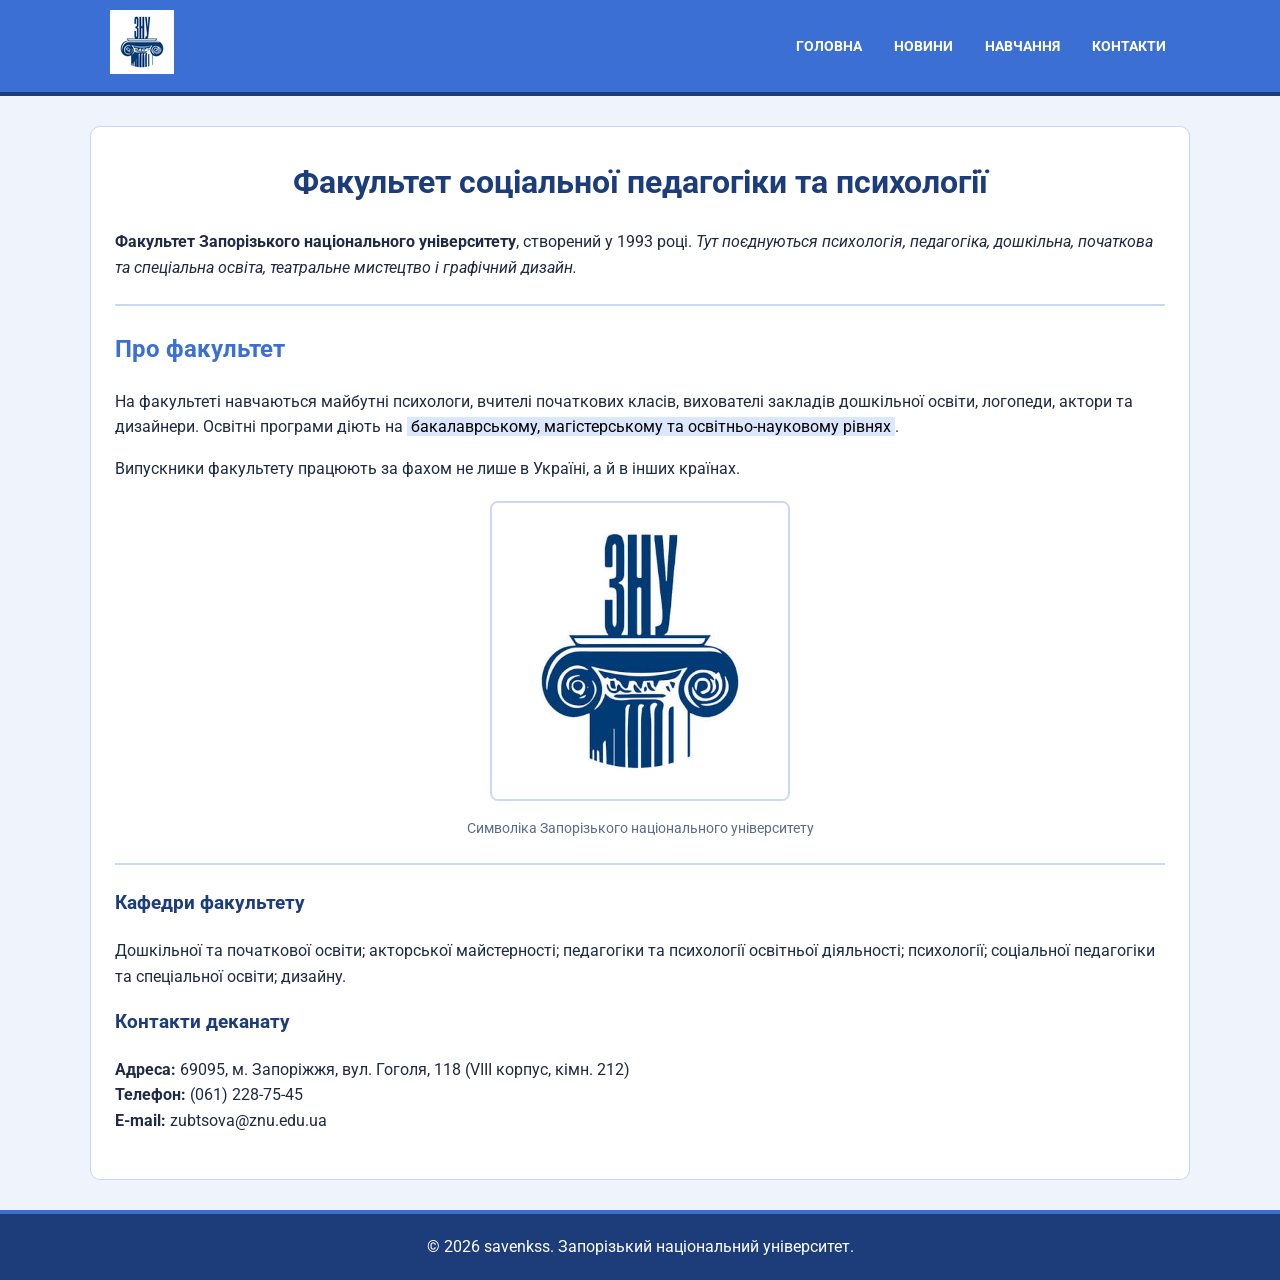
<file: index.html>
<!DOCTYPE html>
<html lang="uk">
<head>
    <meta charset="UTF-8">
    <meta name="viewport" content="width=device-width, initial-scale=1.0">
    <title>savenkss</title>
    <link rel="shortcut icon" href="./image/favicon.ico" type="image/x-icon">

    <link rel="preconnect" href="https://fonts.googleapis.com">
    <link rel="preconnect" href="https://fonts.gstatic.com" crossorigin>
    <link href="https://fonts.googleapis.com/css2?family=Roboto:wght@300;400;700&display=swap" rel="stylesheet">
    <link rel="stylesheet" href="./css/main.css">
</head>
<body>
    <header class="header">
        <div class="wrapper">
            <div class="header__wrapper">

                <div class="wrapper__logo">
                    <a href="./index.html" class="wrapper__logo-link">
                        <img src="./image/logo.png" alt="logo" width="64" height="64" class="wrapper__logo-pic">
                    </a>
                </div>

                <nav class="header__nav">
                    <ul class="header__list-menu">
                        <li class="header__item"><a href="./index.html" class="header__link">Головна</a></li>
                        <li class="header__item"><a href="./news.html" class="header__link">Новини</a></li>
                        <li class="header__item"><a href="./education.html" class="header__link">Навчання</a></li>
                        <li class="header__item"><a href="./contacts.html" class="header__link">Контакти</a></li>
                    </ul>
                </nav>

            </div>
        </div>
    </header>

    <main>
        <h1>Факультет соціальної педагогіки та психології</h1>
        <p>
            <strong>Факультет Запорізького національного університету</strong>, створений у 1993 році. <em>Тут поєднуються психологія, педагогіка, дошкільна, початкова та спеціальна освіта, театральне мистецтво і графічний дизайн.</em>
        </p>

        <hr>

        <h2>Про факультет</h2>
        <p>
            На факультеті навчаються майбутні психологи, вчителі початкових класів, вихователі закладів дошкільної освіти, логопеди, актори та дизайнери. Освітні програми діють на <mark>бакалаврському, магістерському та освітньо-науковому рівнях</mark>.
        </p>
        <p>
            Випускники факультету працюють за фахом не лише в Україні, а й в інших країнах.
        </p>

        <figure>
            <img src="./image/faculty.png" alt="Символіка ЗНУ" width="300">
            <figcaption>Символіка Запорізького національного університету</figcaption>
        </figure>

        <hr>

        <h3>Кафедри факультету</h3>
        <p>Дошкільної та початкової освіти; акторської майстерності; педагогіки та психології освітньої діяльності; психології; соціальної педагогіки та спеціальної освіти; дизайну.</p>

        <h3>Контакти деканату</h3>
        <p>
            <strong>Адреса:</strong> 69095, м. Запоріжжя, вул. Гоголя, 118 (VIII корпус, кімн. 212)<br>
            <strong>Телефон:</strong> (061) 228-75-45<br>
            <strong>E-mail:</strong> zubtsova@znu.edu.ua
        </p>
    </main>

    <footer>
        <p>&copy; 2026 savenkss. Запорізький національний університет.</p>
    </footer>
</body>
</html>
</file>
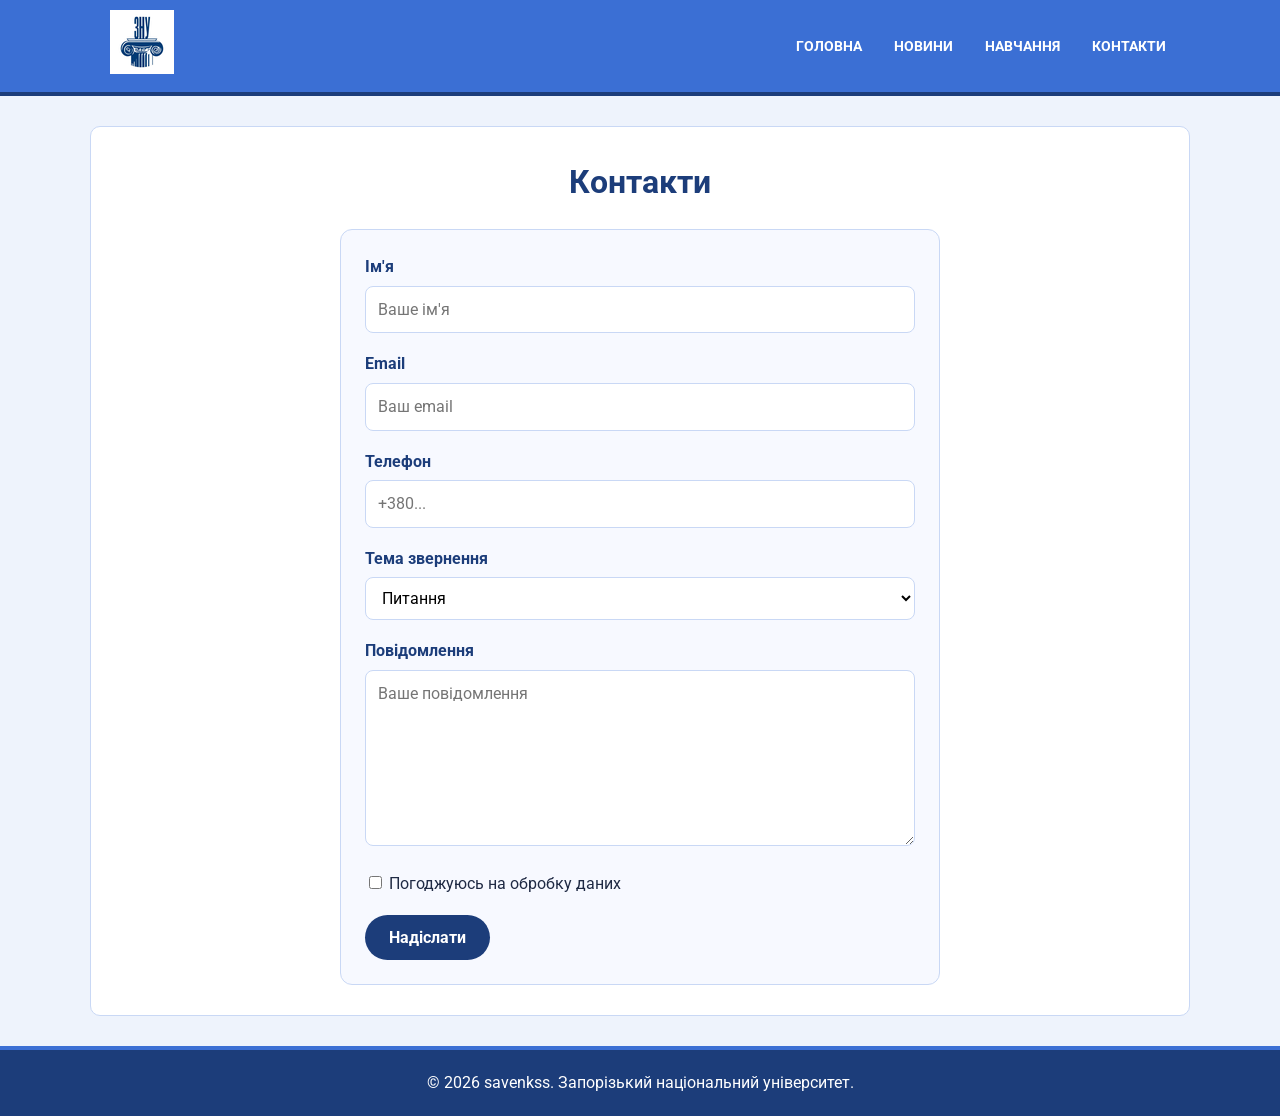
<file: contacts.html>
<!DOCTYPE html>
<html lang="uk">
<head>
    <meta charset="UTF-8">
    <meta name="viewport" content="width=device-width, initial-scale=1.0">
    <title>savenkss</title>
    <link rel="shortcut icon" href="./image/favicon.ico" type="image/x-icon">

    <link rel="preconnect" href="https://fonts.googleapis.com">
    <link rel="preconnect" href="https://fonts.gstatic.com" crossorigin>
    <link href="https://fonts.googleapis.com/css2?family=Roboto:wght@300;400;700&display=swap" rel="stylesheet">
    <link rel="stylesheet" href="./css/main.css">
</head>
<body>
    <header class="header">
        <div class="wrapper">
            <div class="header__wrapper">

                <div class="wrapper__logo">
                    <a href="./index.html" class="wrapper__logo-link">
                        <img src="./image/logo.png" alt="logo" width="64" height="64" class="wrapper__logo-pic">
                    </a>
                </div>

                <nav class="header__nav">
                    <ul class="header__list-menu">
                        <li class="header__item"><a href="./index.html" class="header__link">Головна</a></li>
                        <li class="header__item"><a href="./news.html" class="header__link">Новини</a></li>
                        <li class="header__item"><a href="./education.html" class="header__link">Навчання</a></li>
                        <li class="header__item"><a href="./contacts.html" class="header__link">Контакти</a></li>
                    </ul>
                </nav>

            </div>
        </div>
    </header>
    <main>
        <h1>Контакти</h1>
        <form class="form" action="#" method="get">

            <div class="form__group">
                <label class="form__label" for="name">Ім'я</label>
                <input class="form__input" type="text" id="name" name="name"
                       placeholder="Ваше ім'я" required maxlength="50">
            </div>

            <div class="form__group">
                <label class="form__label" for="email">Email</label>
                <input class="form__input" type="email" id="email" name="email"
                       placeholder="Ваш email" required>
            </div>

            <div class="form__group">
                <label class="form__label" for="phone">Телефон</label>
                <input class="form__input" type="tel" id="phone" name="phone"
                       placeholder="+380...">
            </div>

            <div class="form__group">
                <label class="form__label" for="topic">Тема звернення</label>
                <select class="form__select" id="topic" name="topic">
                    <option value="question">Питання</option>
                    <option value="suggestion">Пропозиція</option>
                    <option value="other">Інше</option>
                </select>
            </div>

            <div class="form__group">
                <label class="form__label" for="message">Повідомлення</label>
                <textarea class="form__textarea" id="message" name="message"
                          rows="6" placeholder="Ваше повідомлення" required></textarea>
            </div>

            <div class="form__group">
                <label>
                    <input type="checkbox" name="agree" required>
                    Погоджуюсь на обробку даних
                </label>
            </div>

            <button class="form__button" type="submit">Надіслати</button>
        </form>
    </main>
    <footer>
        <p>&copy; 2026 savenkss. Запорізький національний університет.</p>
    </footer>
</body>
</html>
</file>
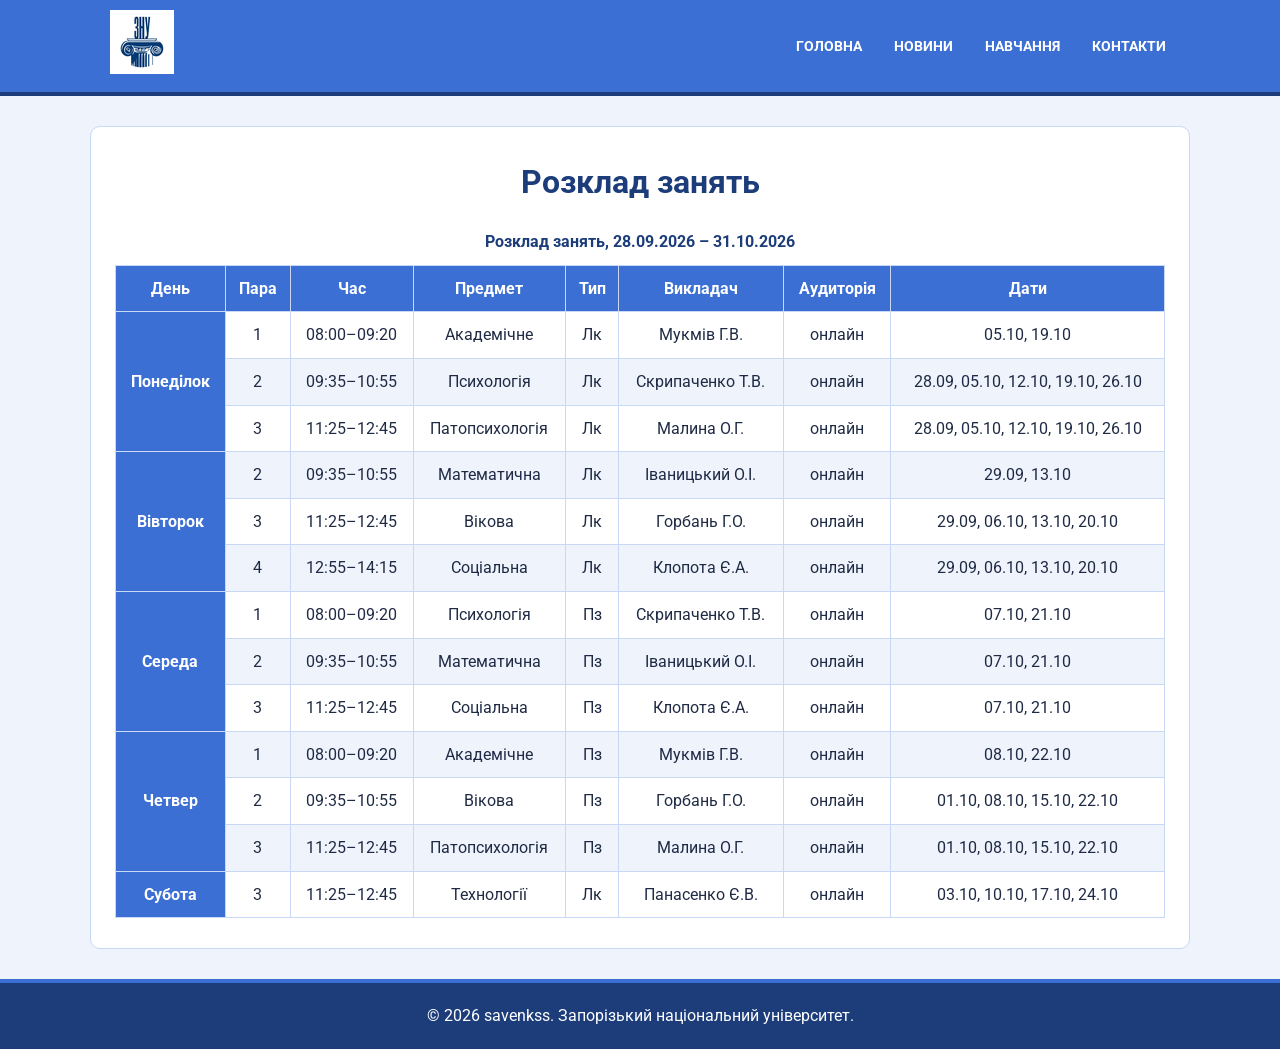
<file: education.html>
<!DOCTYPE html>
<html lang="uk">
<head>
    <meta charset="UTF-8">
    <meta name="viewport" content="width=device-width, initial-scale=1.0">
    <title>savenkss</title>
    <link rel="shortcut icon" href="./image/favicon.ico" type="image/x-icon">

    <link rel="preconnect" href="https://fonts.googleapis.com">
    <link rel="preconnect" href="https://fonts.gstatic.com" crossorigin>
    <link href="https://fonts.googleapis.com/css2?family=Roboto:wght@300;400;700&display=swap" rel="stylesheet">
    <link rel="stylesheet" href="./css/main.css">
</head>
<body>
    <header class="header">
        <div class="wrapper">
            <div class="header__wrapper">

                <div class="wrapper__logo">
                    <a href="./index.html" class="wrapper__logo-link">
                        <img src="./image/logo.png" alt="logo" width="64" height="64" class="wrapper__logo-pic">
                    </a>
                </div>

                <nav class="header__nav">
                    <ul class="header__list-menu">
                        <li class="header__item"><a href="./index.html" class="header__link">Головна</a></li>
                        <li class="header__item"><a href="./news.html" class="header__link">Новини</a></li>
                        <li class="header__item"><a href="./education.html" class="header__link">Навчання</a></li>
                        <li class="header__item"><a href="./contacts.html" class="header__link">Контакти</a></li>
                    </ul>
                </nav>

            </div>
        </div>
    </header>
    <main>
        <h1>Розклад занять</h1>
        <div class="schedule-wrap">
            <table class="schedule">
                <caption>Розклад занять, 28.09.2026 – 31.10.2026</caption>
                <thead>
                    <tr>
                        <th>День</th>
                        <th>Пара</th>
                        <th>Час</th>
                        <th>Предмет</th>
                        <th>Тип</th>
                        <th>Викладач</th>
                        <th>Аудиторія</th>
                        <th>Дати</th>
                    </tr>
                </thead>
                <tbody>
                    <tr>
                        <th rowspan="3" scope="rowgroup">Понеділок</th>
                        <td>1</td>
                        <td>08:00–09:20</td>
                        <td>Академічне</td>
                        <td>Лк</td>
                        <td>Мукмів Г.В.</td>
                        <td>онлайн</td>
                        <td>05.10, 19.10</td>
                    </tr>
                    <tr>
                        <td>2</td>
                        <td>09:35–10:55</td>
                        <td>Психологія</td>
                        <td>Лк</td>
                        <td>Скрипаченко Т.В.</td>
                        <td>онлайн</td>
                        <td>28.09, 05.10, 12.10, 19.10, 26.10</td>
                    </tr>
                    <tr>
                        <td>3</td>
                        <td>11:25–12:45</td>
                        <td>Патопсихологія</td>
                        <td>Лк</td>
                        <td>Малина О.Г.</td>
                        <td>онлайн</td>
                        <td>28.09, 05.10, 12.10, 19.10, 26.10</td>
                    </tr>

                    <tr>
                        <th rowspan="3" scope="rowgroup">Вівторок</th>
                        <td>2</td>
                        <td>09:35–10:55</td>
                        <td>Математична</td>
                        <td>Лк</td>
                        <td>Іваницький О.І.</td>
                        <td>онлайн</td>
                        <td>29.09, 13.10</td>
                    </tr>
                    <tr>
                        <td>3</td>
                        <td>11:25–12:45</td>
                        <td>Вікова</td>
                        <td>Лк</td>
                        <td>Горбань Г.О.</td>
                        <td>онлайн</td>
                        <td>29.09, 06.10, 13.10, 20.10</td>
                    </tr>
                    <tr>
                        <td>4</td>
                        <td>12:55–14:15</td>
                        <td>Соціальна</td>
                        <td>Лк</td>
                        <td>Клопота Є.А.</td>
                        <td>онлайн</td>
                        <td>29.09, 06.10, 13.10, 20.10</td>
                    </tr>

                    <tr>
                        <th rowspan="3" scope="rowgroup">Середа</th>
                        <td>1</td>
                        <td>08:00–09:20</td>
                        <td>Психологія</td>
                        <td>Пз</td>
                        <td>Скрипаченко Т.В.</td>
                        <td>онлайн</td>
                        <td>07.10, 21.10</td>
                    </tr>
                    <tr>
                        <td>2</td>
                        <td>09:35–10:55</td>
                        <td>Математична</td>
                        <td>Пз</td>
                        <td>Іваницький О.І.</td>
                        <td>онлайн</td>
                        <td>07.10, 21.10</td>
                    </tr>
                    <tr>
                        <td>3</td>
                        <td>11:25–12:45</td>
                        <td>Соціальна</td>
                        <td>Пз</td>
                        <td>Клопота Є.А.</td>
                        <td>онлайн</td>
                        <td>07.10, 21.10</td>
                    </tr>

                    <tr>
                        <th rowspan="3" scope="rowgroup">Четвер</th>
                        <td>1</td>
                        <td>08:00–09:20</td>
                        <td>Академічне</td>
                        <td>Пз</td>
                        <td>Мукмів Г.В.</td>
                        <td>онлайн</td>
                        <td>08.10, 22.10</td>
                    </tr>
                    <tr>
                        <td>2</td>
                        <td>09:35–10:55</td>
                        <td>Вікова</td>
                        <td>Пз</td>
                        <td>Горбань Г.О.</td>
                        <td>онлайн</td>
                        <td>01.10, 08.10, 15.10, 22.10</td>
                    </tr>
                    <tr>
                        <td>3</td>
                        <td>11:25–12:45</td>
                        <td>Патопсихологія</td>
                        <td>Пз</td>
                        <td>Малина О.Г.</td>
                        <td>онлайн</td>
                        <td>01.10, 08.10, 15.10, 22.10</td>
                    </tr>

                    <tr>
                        <th scope="row">Субота</th>
                        <td>3</td>
                        <td>11:25–12:45</td>
                        <td>Технології</td>
                        <td>Лк</td>
                        <td>Панасенко Є.В.</td>
                        <td>онлайн</td>
                        <td>03.10, 10.10, 17.10, 24.10</td>
                    </tr>
                </tbody>
            </table>
        </div>
    </main>
    <footer>
        <p>&copy; 2026 savenkss. Запорізький національний університет.</p>
    </footer>
</body>
</html>
</file>
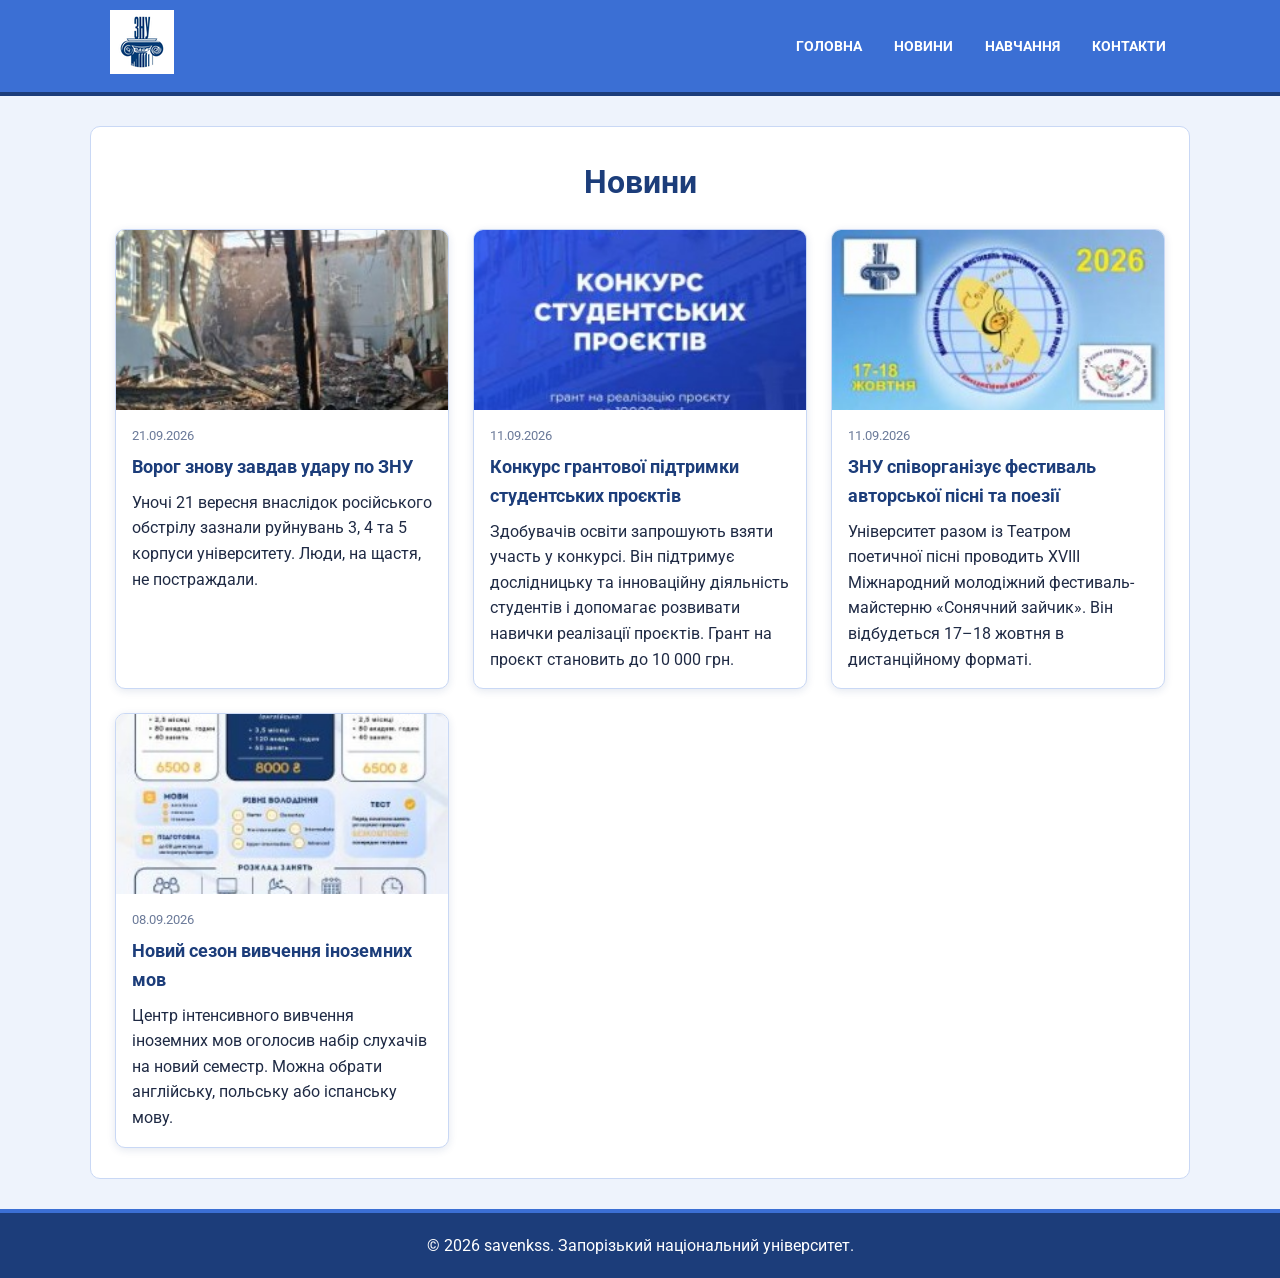
<file: news.html>
<!DOCTYPE html>
<html lang="uk">
<head>
    <meta charset="UTF-8">
    <meta name="viewport" content="width=device-width, initial-scale=1.0">
    <title>savenkss</title>
    <link rel="shortcut icon" href="./image/favicon.ico" type="image/x-icon">

    <link rel="preconnect" href="https://fonts.googleapis.com">
    <link rel="preconnect" href="https://fonts.gstatic.com" crossorigin>
    <link href="https://fonts.googleapis.com/css2?family=Roboto:wght@300;400;700&display=swap" rel="stylesheet">
    <link rel="stylesheet" href="./css/main.css">
</head>
<body>
    <header class="header">
        <div class="wrapper">
            <div class="header__wrapper">

                <div class="wrapper__logo">
                    <a href="./index.html" class="wrapper__logo-link">
                        <img src="./image/logo.png" alt="logo" width="64" height="64" class="wrapper__logo-pic">
                    </a>
                </div>

                <nav class="header__nav">
                    <ul class="header__list-menu">
                        <li class="header__item"><a href="./index.html" class="header__link">Головна</a></li>
                        <li class="header__item"><a href="./news.html" class="header__link">Новини</a></li>
                        <li class="header__item"><a href="./education.html" class="header__link">Навчання</a></li>
                        <li class="header__item"><a href="./contacts.html" class="header__link">Контакти</a></li>
                    </ul>
                </nav>

            </div>
        </div>
    </header>
    <main>
        <h1>Новини</h1>
        <div class="cards">

            <article class="card">
                <img class="card__img" src="./image/news1.jpg" alt="Пошкоджене приміщення корпусу ЗНУ після обстрілу">
                <div class="card__body">
                    <p class="card__date">21.09.2026</p>
                    <h3 class="card__title">Ворог знову завдав удару по ЗНУ</h3>
                    <p class="card__text">Уночі 21 вересня внаслідок російського обстрілу зазнали руйнувань 3, 4 та 5 корпуси університету. Люди, на щастя, не постраждали.</p>
                </div>
            </article>

            <article class="card">
                <img class="card__img" src="./image/news2.jpg" alt="Афіша конкурсу студентських проєктів ЗНУ">
                <div class="card__body">
                    <p class="card__date">11.09.2026</p>
                    <h3 class="card__title">Конкурс грантової підтримки студентських проєктів</h3>
                    <p class="card__text">Здобувачів освіти запрошують взяти участь у конкурсі. Він підтримує дослідницьку та інноваційну діяльність студентів і допомагає розвивати навички реалізації проєктів. Грант на проєкт становить до 10 000 грн.</p>
                </div>
            </article>

            <article class="card">
                <img class="card__img" src="./image/news3.jpg" alt="Афіша Міжнародного фестивалю авторської пісні та поезії">
                <div class="card__body">
                    <p class="card__date">11.09.2026</p>
                    <h3 class="card__title">ЗНУ співорганізує фестиваль авторської пісні та поезії</h3>
                    <p class="card__text">Університет разом із Театром поетичної пісні проводить XVIII Міжнародний молодіжний фестиваль-майстерню «Сонячний зайчик». Він відбудеться 17–18 жовтня в дистанційному форматі.</p>
                </div>
            </article>

            <article class="card">
                <img class="card__img" src="./image/news4.jpg" alt="Афіша Центру інтенсивного вивчення іноземних мов ЗНУ">
                <div class="card__body">
                    <p class="card__date">08.09.2026</p>
                    <h3 class="card__title">Новий сезон вивчення іноземних мов</h3>
                    <p class="card__text">Центр інтенсивного вивчення іноземних мов оголосив набір слухачів на новий семестр. Можна обрати англійську, польську або іспанську мову.</p>
                </div>
            </article>

        </div>
    </main>
    <footer>
        <p>&copy; 2026 savenkss. Запорізький національний університет.</p>
    </footer>
</body>
</html>
</file>
<file: css/main.css>
:root {
  --primary: #3b6fd4;
  --dark: #1c3d7a;
  --light: #eef3fc;
  --border: #c9d8f5;
  --text: #1f2a44;
}

* { box-sizing: border-box; }

body {
  margin: 0;
  font-family: 'Roboto', sans-serif;
  font-size: 16px;
  line-height: 1.6;
  color: var(--text);
  background: var(--light);
}

/* ---------- HEADER ---------- */
.header {
  background: var(--primary);
  border-bottom: 4px solid var(--dark);
}
.wrapper { max-width: 1100px; margin: 0 auto; padding: 0 20px; }
.header__wrapper {
  display: flex;
  justify-content: space-between;
  align-items: center;
  padding: 10px 0;
}
.header__list-menu {
  display: flex;
  gap: 24px;
  list-style: none;
  margin: 0;
  padding: 0;
}
.header__link {
  color: #fff;
  text-decoration: none;
  text-transform: uppercase;
  font-size: 14px;
  font-weight: 700;
  padding: 8px 4px;
  border-bottom: 2px solid transparent;
  transition: border-color 0.2s;
}
.header__link:hover { border-bottom-color: #fff; }

/* ---------- MAIN ---------- */
main {
  max-width: 1100px;
  margin: 30px auto;
  padding: 30px 24px;
  background: #fff;
  border: 1px solid var(--border);
  border-radius: 10px;
}
main h1 { text-align: center; color: var(--dark); margin-top: 0; }
main h2 { color: var(--primary); }
main h3 { color: var(--dark); }
hr { border: 0; border-top: 2px solid var(--border); margin: 24px 0; }
mark { background: #dbe7ff; padding: 0 4px; }
figure { text-align: center; margin: 20px 0; }
figure img { max-width: 100%; height: auto; border: 2px solid var(--border); border-radius: 8px; }
figcaption { font-size: 14px; color: #5b6b8c; margin-top: 8px; }

/* ---------- FOOTER ---------- */
footer {
  background: var(--dark);
  color: #fff;
  text-align: center;
  padding: 20px;
  border-top: 4px solid var(--primary);
}
footer p { margin: 0; }

/* ---------- NEWS: КАРТКИ ---------- */
.cards {
  display: grid;
  grid-template-columns: repeat(auto-fit, minmax(260px, 1fr));
  gap: 24px;
}
.card {
  border: 1px solid var(--border);
  border-radius: 10px;
  overflow: hidden;
  background: #fff;
  box-shadow: 0 2px 8px rgba(28, 61, 122, 0.12);
  transition: transform 0.2s;
}
.card:hover { transform: translateY(-4px); }
.card__img { display: block; width: 100%; height: 180px; object-fit: cover; }
.card__body { padding: 16px; }
.card__date { font-size: 13px; color: #6b7a99; margin: 0 0 6px; }
.card__title { margin: 0 0 8px; font-size: 18px; color: var(--dark); }
.card__text { margin: 0; }

/* ---------- EDUCATION: ТАБЛИЦЯ ---------- */
.schedule-wrap { overflow-x: auto; }
.schedule { width: 100%; border-collapse: collapse; }
.schedule caption { font-weight: 700; margin-bottom: 10px; color: var(--dark); }
.schedule th, .schedule td {
  border: 1px solid var(--border);
  padding: 10px;
  text-align: center;
}
.schedule th { background: var(--primary); color: #fff; }
.schedule tbody tr:nth-child(even) td { background: var(--light); }
.schedule tbody tr:hover td { background: #dbe7ff; }

/* ---------- CONTACTS: ФОРМА ---------- */
.form {
  max-width: 600px;
  margin: 0 auto;
  padding: 24px;
  border: 1px solid var(--border);
  border-radius: 12px;
  background: #f7f9ff;
}
.form__group { margin-bottom: 18px; }
.form__label { display: block; font-weight: 700; margin-bottom: 6px; color: var(--dark); }
.form__input, .form__select, .form__textarea {
  width: 100%;
  padding: 10px 12px;
  font: inherit;
  border: 1px solid var(--border);
  border-radius: 8px;
  background: #fff;
}
.form__input:focus, .form__select:focus, .form__textarea:focus {
  outline: none;
  border-color: var(--primary);
  box-shadow: 0 0 0 3px rgba(59, 111, 212, 0.2);
}
.form__textarea { resize: vertical; }
.form__button {
  padding: 10px 24px;
  font: inherit;
  font-weight: 700;
  color: #fff;
  background: var(--dark);
  border: 0;
  border-radius: 999px;
  cursor: pointer;
  transition: background 0.2s;
}
.form__button:hover { background: var(--primary); }

/* ---------- АДАПТИВНІСТЬ ---------- */
@media (max-width: 700px) {
  .header__wrapper { flex-direction: column; gap: 10px; }
  .header__list-menu { flex-wrap: wrap; justify-content: center; gap: 12px; }
  main { margin: 16px 10px; padding: 20px 14px; }
}
</file>
